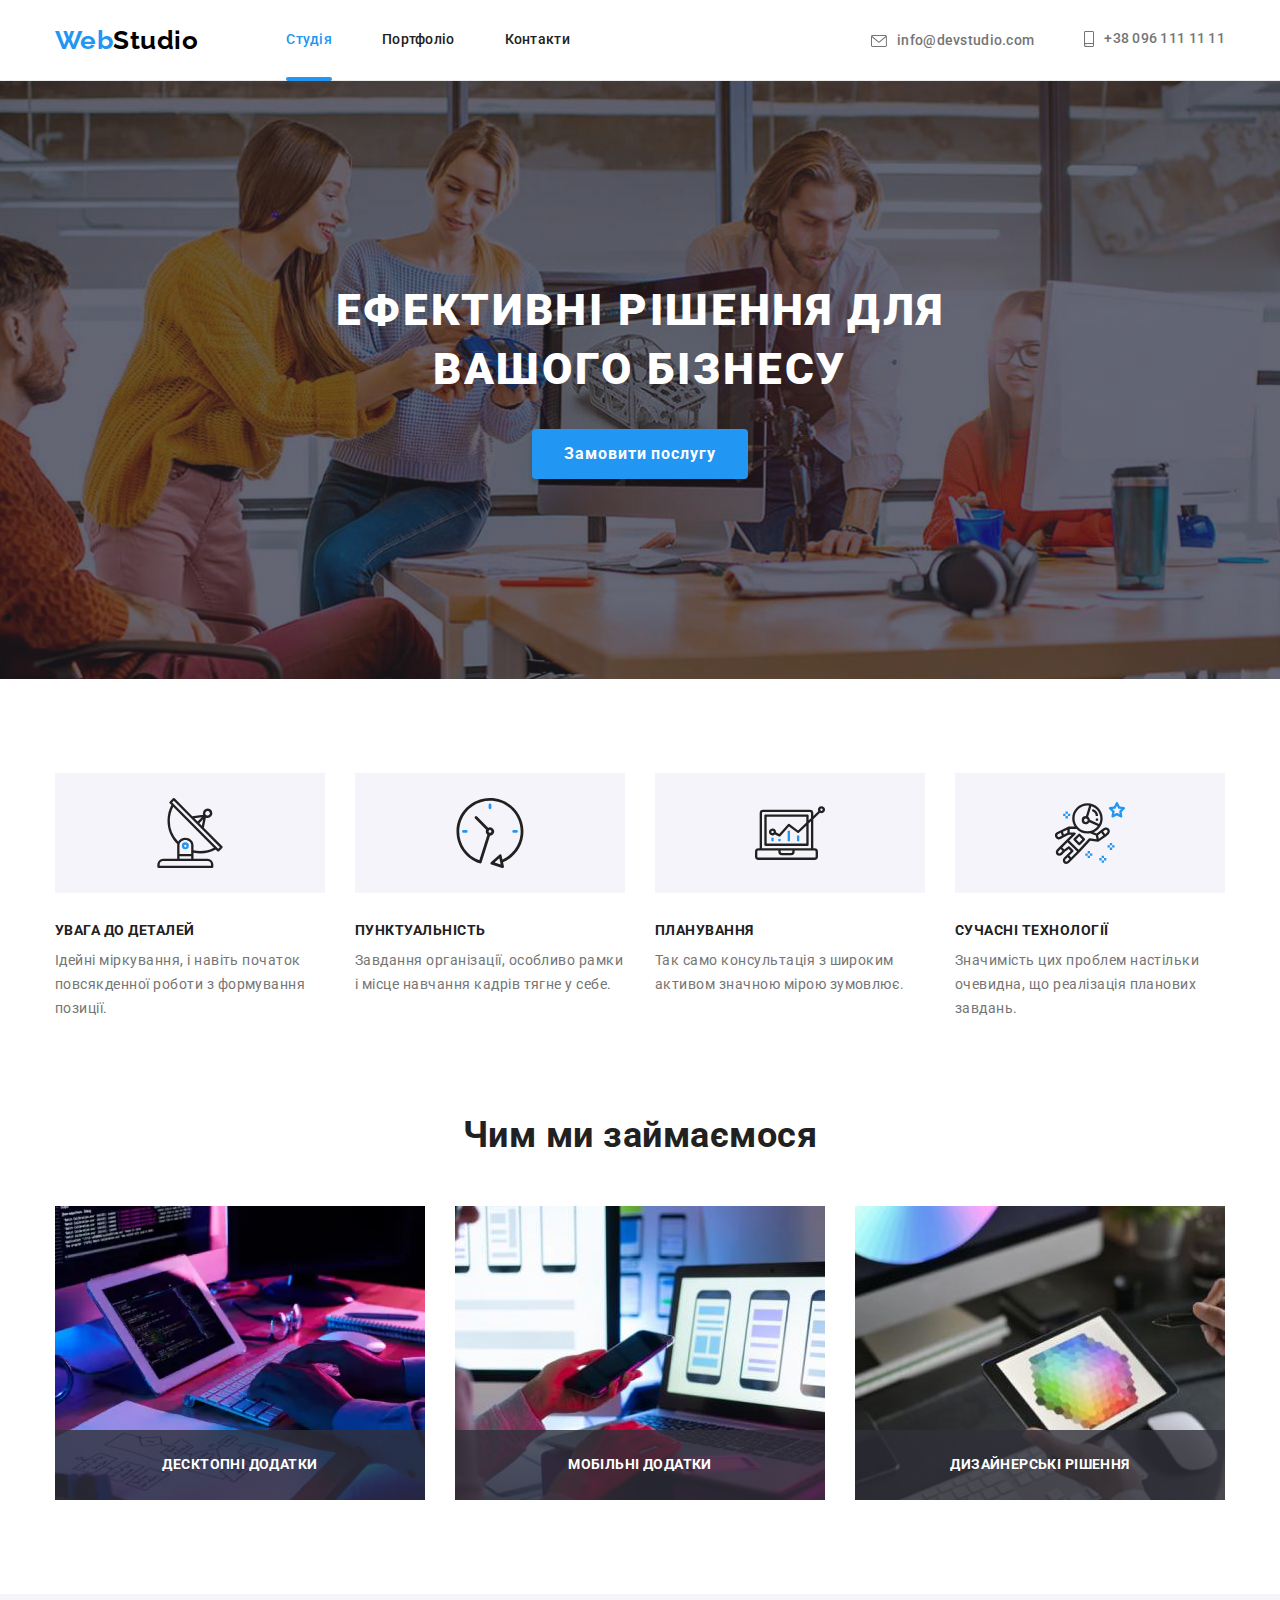
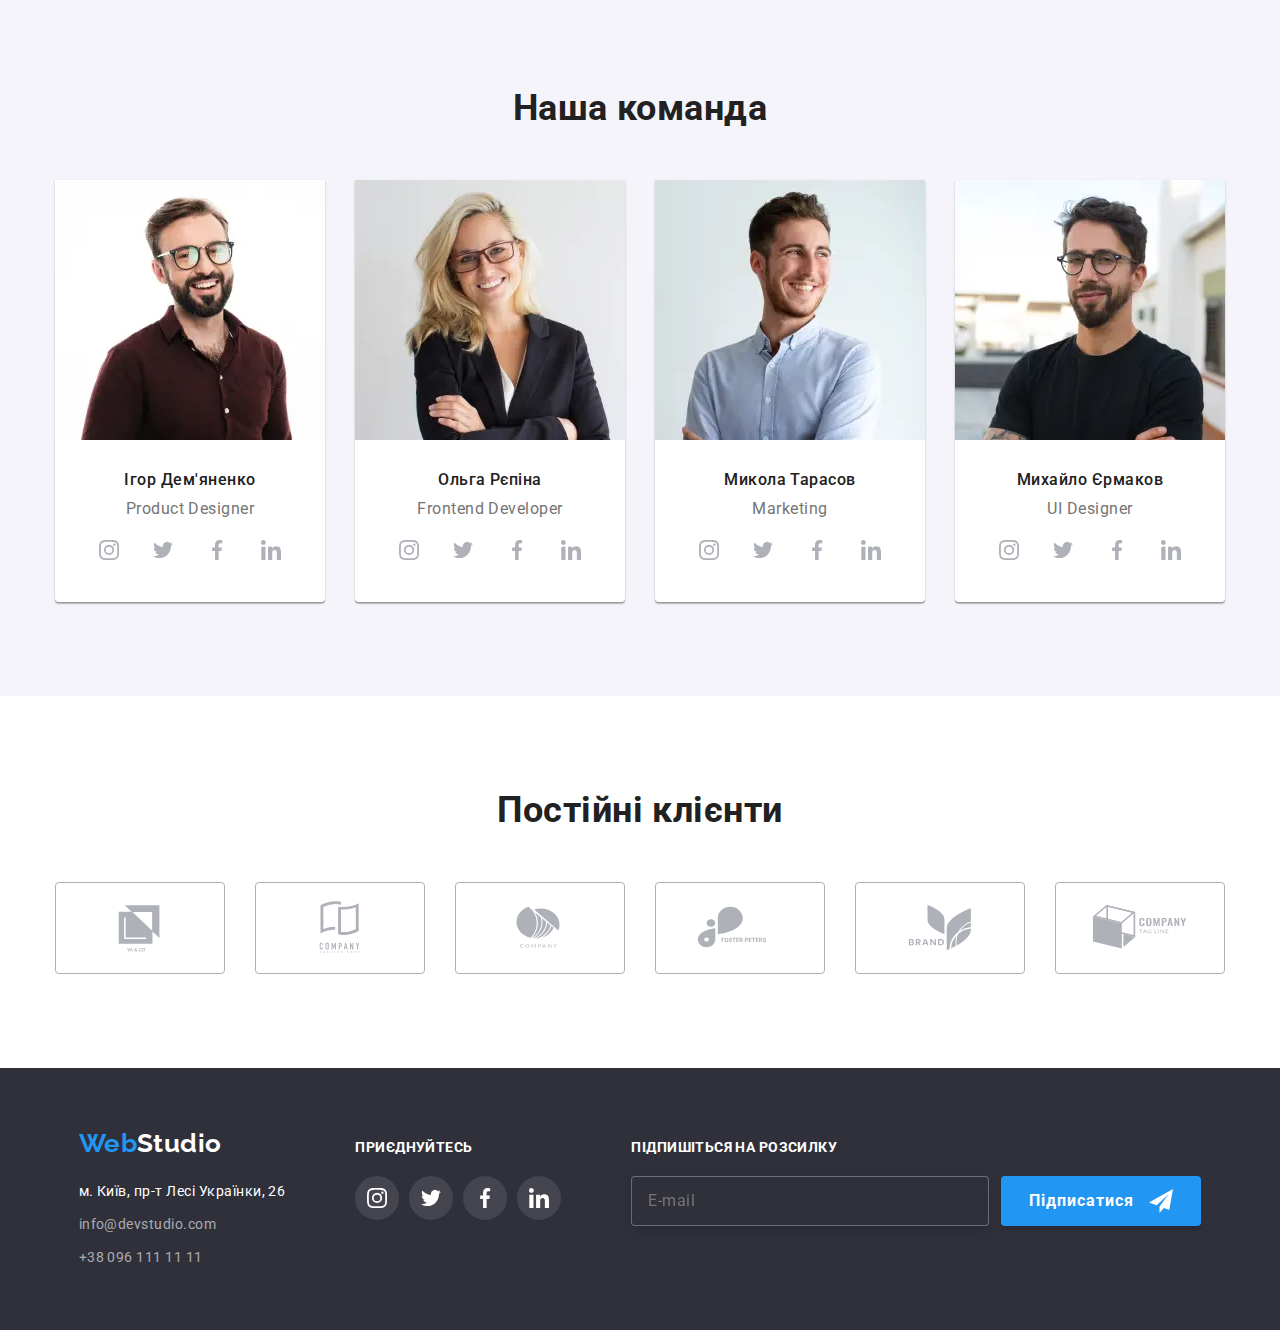
<file: index.html>
<!DOCTYPE html>
<html lang="uk">

<head>
    <meta charset="UTF-8">
    <meta http-equiv="X-UA-Compatible" content="IE=edge">
    <meta name="viewport" content="width=device-width, initial-scale=1.0">
    <title>WebStudio</title>
    <link rel="preconnect" href="https://fonts.googleapis.com">
    <link rel="preconnect" href="https://fonts.gstatic.com" crossorigin>
    <link
        href="https://fonts.googleapis.com/css2?family=Montserrat:wght@400;700&family=Raleway:wght@700&family=Roboto:wght@400;500;700;900&display=swap"
        rel="stylesheet">
    <link rel="stylesheet" href="https://cdn.jsdelivr.net/npm/modern-normalize@1.1.0/modern-normalize.min.css">
    <link rel="stylesheet" href="./css/main.min.css">

</head>

<body data-no-scroll>
    <!-- HEADER -->
    <header class="header">
        <div class="container  header__container"><a href="./index.html" class="logo__link link"><span
                    class="logo">Web</span>Studio</a> 
                    <button  type="button" class="mobile-menu__button--open"
                 aria-controls="mobile-menu" data-menu-open>
                <svg width="40" height="40" aria-label="button mobile menu" >
                    <use  class="mobile-menu__icon--open" href="./images/icons.svg#icon-burger" ></use>
                </svg>
            </button>
            <div class="header-menu__container">
                <nav class="navigation">
                <ul class="navigation__list">
                    <li class="navigation__item"><a href="./index.html" class="navigation__link navigation__link--active">Студія</a>
                    </li>
                    <li class="navigation__item"> <a href="./portfolio.html" class="link navigation__link"> Портфоліо </a></li>
                    <li class="navigation__item"> <a href="" class=" navigation__link"> Контакти</a></li>
                </ul>
            </nav>
            <ul class="header__contacts">
                <li class="contacts__item"> <a href="mailto:info@devstudio.com" class="contacts__link"><svg class="contact__icon"
                            width="16" height="12">
                            <use href="./images/icons.svg#icon-envelope"></use>
                        </svg> info@devstudio.com </a></li>
                <li class="contacts__item"><a href="tel:+380961111111" class="contacts__link"><svg class="contact__icon" width="10"
                            height="16">
                            <use href="./images/icons.svg#icon-smartphone"></use>
                        </svg> +38 096 111 11 11</a></li>
            </ul></div>
           
        </div>
        <div class="mobile-menu " data-menu>
            <div class="container mobile-menu__container">
                <button type="button" class="mobile-menu__button--close" data-menu-close>
                    <svg width="40" height="40" aria-label="button mobile menu" >
                        <use  class="mobile-menu__icon--close" href="./images/icons.svg#icon-close" ></use>
                    </svg> </button>
                   
                    <nav class="mobile-menu__mobile-navigation">
                        <ul class="mobile-navigation__list-navigation">
                            <li class="list-navigation__item"><a href="./index.html"
                                    class="list-navigation__link list-navigation__link--active">Студія</a>
                            </li>
                            <li class="list-navigation__item"> <a href="./portfolio.html"> Портфоліо </a></li>
                            <li class="list-navigation__item"> <a href="" > Контакти</a></li>
                        </ul>
                    </nav>
                    <div class="mobile-menu--position">
                    <ul class="mobile-menu__contact-list-mobile">
                        <li class="contact-list-mobile__item"><a href="tel:+380961111111" class="contact-list-mobile__tel"> +380961111111</a></li>
                        <li class="contact-list-mobile__item"> <a href="mailto:info@devstudio.com" class="contact-list-mobile__mail">
                                info@devstudio.com </a></li>
                    </ul>
                   
                    <ul class="mobile-menu__social-media-list">
                        <li class="social-media__item"><a href="">Instagram</a></li>
                        <li class="social-media__item"><a href="">Twitter</a></li>
                        <li class="social-media__item"><a href="">Facebook</a></li>
                        <li class="social-media__item"><a href="">LinkedIn</a></li>
                    </ul></div>
            </div>

        </div>
    </header>
    <main>
        <!--blok-hero -->
        <section class="hero">
            <div class="container">
                <h1 class="hero__title">Ефективні рішення для вашого бізнесу</h1>
                <button data-modal-open class="hero__button" type="button"> Замовити послугу</button>
            </div>

        </section>
        <!--section benefits-->
        <section class="section">
            <div class="container">
                <h2 class="title visually-hidden"> Наші особливості</h2>
                <ul class="benefits-list">
                    <li class="benefits__item">
                        <div class="benefits__icon"><svg width="70" height="70">
                                <use href="./images/icons.svg#icon-antenna"> </use>
                            </svg></div>
                        <h3 class="benefits__titles">УВАГА ДО ДЕТАЛЕЙ</h3>
                        <p class="benefits__text">Ідейні міркування, і навіть початок повсякденної роботи з формування позиції.
                        </p>
                    </li>
                    <li class="benefits__item">
                        <div class="benefits__icon"><svg width="70" height="70">
                                <use href="./images/icons.svg#icon-clock"> </use>
                            </svg></div>
                        <h3 class="benefits__titles">ПУНКТУАЛЬНІСТЬ</h3>
                        <p class="benefits__text">Завдання організації, особливо рамки і місце навчання кадрів тягне у себе.</p>
                    </li>
                    <li class="benefits__item">
                        <div class="benefits__icon"><svg  width="70" height="70">
                                <use href="./images/icons.svg#icon-diagram"> </use>
                            </svg></div>
                        <h3 class="benefits__titles">ПЛАНУВАННЯ</h3>
                        <p class="benefits__text">Так само консультація з широким активом значною мірою зумовлює.</p>
                    </li>
                    <li class="benefits__item">
                        <div class="benefits__icon"><svg  width="70" height="70">
                                <use href="./images/icons.svg#icon-astronaut"> </use>
                            </svg></div>
                        <h3 class="benefits__titles">СУЧАСНІ ТЕХНОЛОГІЇ</h3>
                        <p class="benefits__text">Значимість цих проблем настільки очевидна, що реалізація планових завдань.</p>
                    </li>
                </ul>
            </div>

        </section>
        <!--section about-->
        <section class="about-section section">
            <div class="container">
                <h2 class="title">Чим ми займаємося</h2>
                <ul class="about-section__gallery">
                    <li>
                        <div class="about-section__container">
                          <picture>
                            <source srcset="./images/about-section/image1-desk.webp 1x, ./images/about-section/image1-desk@2x.webp 2x " media="(min-width: 1200px)" type="image/webp"/>
                            <source srcset="./images/about-section/image1-desk.jpg 1x, ./images/about-section/image1-desk@2x.jpg 2x" media="(min-width: 1200px)"/>
                             <source srcset="./images/about-section/image1-tab.webp 1x, ./images/about-section/image1-tab@2x.webp 2x" media="(min-width: 768px)" type="image/webp"/>
                             <source srcset="./images/about-section/image1-tab.jpg 1x, ./images/about-section/image1-tab@2x.jpg 2x " media="(min-width: 768px)"/>
                              <source srcset="./images/about-section/image1.webp 1x, ./images/about-section/image1@2x.webp 2x" media="(max-width: 767px)" type="image/webp"/>
                              <source srcset="./images/about-section/image1.jpg 1x, ./images/about-section/image1@2x.jpg 2x" media="(max-width: 767px)"/>
                              <img src="./images/about-section/image1-desk.jpg" alt="retina picture"/>
                          </picture>
                        
                            <p class="about-section__text">Десктопні додатки</p>
                        </div>
                    </li>
                    <li>
                        <div class="about-section__container">
                                <source srcset="./images/about-section/image2-desk.webp 1x, ./images/about-section/image2-desk@2x.webp 2x "
                                    media="(min-width: 1200px)" type="image/webp" />
                                <source srcset="./images/about-section/image2-desk.jpg 1x, ./images/about-section/image2-desk@2x.jpg 2x"
                                    media="(min-width: 1200px)" />
                                <source srcset="./images/about-section/image2-tab.webp 1x, ./images/about-section/image2-tab@2x.webp 2x"
                                    media="(min-width: 768px)" type="image/webp" />
                                <source srcset="./images/about-section/image2-tab.jpg 1x, ./images/about-section/image2-tab@2x.jpg 2x "
                                    media="(min-width: 768px)" />
                                <source srcset="./images/about-section/image2.webp 1x, ./images/about-section/image2@2x.webp 2x"
                                    media="(max-width: 767px)" type="image/webp" />
                                <source srcset="./images/about-section/image2.jpg 1x, ./images/about-section/image2@2x.jpg 2x"
                                    media="(max-width: 767px)" />
                                <img src="./images/about-section/image2-desk.jpg" alt="retina picture" />
                            <p class="about-section__text">Мобільні додатки</p>
                        </div>
                    </li>
                    <li>
                        <div class="about-section__container">
                            <source srcset="./images/about-section/image3-desk.webp 1x, ./images/about-section/image3-desk@2x.webp 2x "
                            media="(min-width: 1200px)" type="image/webp" />
                        <source srcset="./images/about-section/image3-desk.jpg 1x, ./images/about-section/image3-desk@2x.jpg 2x"
                            media="(min-width: 1200px)" />
                        <source srcset="./images/about-section/image3-tab.webp 1x, ./images/about-section/image3-tab@2x.webp 2x"
                            media="(min-width: 768px)" type="image/webp" />
                        <source srcset="./images/about-section/image3-tab.jpg 1x, ./images/about-section/image3-tab@2x.jpg 2x "
                            media="(min-width: 768px)" />
                        <source srcset="./images/about-section/image3.webp 1x, ./images/about-section/image3@2x.webp 2x"
                            media="(max-width: 767px)" type="image/webp" />
                        <source srcset="./images/about-section/image3.jpg 1x, ./images/about-section/image3@2x.jpg 2x"
                            media="(max-width: 767px)" />
                        <img src="./images/about-section/image3-desk.jpg" alt="retina picture" />
                            <p class="about-section__text">Дизайнерські рішення</p>
                        </div>
                    </li>
                </ul>
            </div>

        </section>
        <!--section team-->
        <section class="section team">
            <div class="container">
                <h2 class="title">Наша команда</h2>
                <ul class="team__list">
                    <li class="team__item">
                        <picture>
                            <source srcset="./images/team-section/product-designer-desk.webp 1x, ./images/team-section/product-designer-desk@2x.webp 2x "
                                media="(min-width: 1200px)" type="image/webp" />
                            <source srcset="./images/team-section/product-designer-desk.jpg 1x, ./images/team-section/product-designer-desk@2x.jpg 2x"
                                media="(min-width: 1200px)" />
                            <source srcset="./images/team-section/product-designer-tab.webp 1x, ./images/team-section/product-designer-tab@2x.webp 2x"
                                media="(min-width: 768px)" type="image/webp" />
                            <source srcset="./images/team-section/product-designer-tab.jpg 1x, ./images/team-section/product-designer-tab@2x.jpg 2x "
                                media="(min-width: 768px)" />
                            <source srcset="./images/team-section/product-designer.webp 1x, ./images/team-section/product-designer@2x.webp 2x"
                                media="(max-width: 767px)" type="image/webp" />
                            <source srcset="./images/team-section/product-designer.jpg 1x, ./images/team-section/product-designer@2x.jpg 2x"
                                media="(max-width: 767px)" />
                            <img src="./images/team-section/product-designer.jpg" alt="retina picture" />
                        </picture>
                        <div class="team__description">
                            <h3 class="team__titles">Ігор Дем'яненко</h3>
                            <p lang="en" class="team__profession">Product Designer</p>
                            <ul class="team__contact">
                                <li><a class="team__link" href=""> <svg width="20"
                                            height="20">
                                            <use href="./images/icons.svg#icon-instagram">
                                            </use>
                                        </svg></a></li>
                                <li><a class="team__link" href=""> <svg width="20"
                                            height="20">
                                            <use href="./images/icons.svg#icon-twitter"></use>
                                        </svg></a></li>
                                <li><a class="team__link" href=""> <svg width="20"
                                            height="20">
                                            <use href="./images/icons.svg#icon-facebook">
                                            </use>
                                        </svg></a></li>
                                <li><a class="team__link" href=""> <svg width="20"
                                            height="20">
                                            <use href="./images/icons.svg#icon-linkedin">
                                            </use>
                                        </svg></a></li>
                            </ul>
                        </div>
                    </li>
                    <li class="team__item">
                        <picture>
                            <source
                                srcset="./images/team-section/frontend-developer-desk.webp 1x, ./images/team-section/frontend-developer-desk@2x.webp 2x "
                                media="(min-width: 1200px)" type="image/webp" />
                            <source
                                srcset="./images/team-section/frontend-developer-desk.jpg 1x, ./images/team-section/frontend-developer-desk@2x.jpg 2x"
                                media="(min-width: 1200px)" />
                            <source
                                srcset="./images/team-section/frontend-developer-tab.webp 1x, ./images/team-section/frontend-developer-tab@2x.webp 2x"
                                media="(min-width: 768px)" type="image/webp" />
                            <source
                                srcset="./images/team-section/frontend-developer-tab.jpg 1x, ./images/team-section/frontend-developer-tab@2x.jpg 2x "
                                media="(min-width: 768px)" />
                            <source srcset="./images/team-section/frontend-developer.webp 1x, ./images/team-section/frontend-developer@2x.webp 2x"
                                media="(max-width: 767px)" type="image/webp" />
                            <source srcset="./images/team-section/frontend-developer.jpg 1x, ./images/team-section/frontend-developer@2x.jpg 2x"
                                media="(max-width: 767px)" />
                            <img src="./images/team-section/frontend-developer.jpg" alt="retina picture" />
                        </picture>
                        <div class="team__description">
                            <h3 class="team__titles">Ольга Рєпіна</h3>
                            <p lang="en" class="team__profession">Frontend Developer</p>
                            <ul class="team__contact">
                                <li> <a class="team__link" href=""> <svg width="20"
                                            height="20">
                                            <use href="./images/icons.svg#icon-instagram">
                                            </use>
                                        </svg> </a> </li>
                                <li> <a class="team__link" href=""> <svg width="20"
                                            height="20">
                                            <use href="./images/icons.svg#icon-twitter"></use>
                                        </svg> </a> </li>
                                <li> <a class="team__link" href=""> <svg width="20"
                                            height="20">
                                            <use href="./images/icons.svg#icon-facebook">
                                            </use>
                                        </svg> </a></li>
                                <li> <a class="team__link" href=""> <svg width="20"
                                            height="20">
                                            <use href="./images/icons.svg#icon-linkedin">
                                            </use>
                                        </svg> </a></li>
                            </ul>
                        </div>

                    </li>
                    <li class="team__item">
                        <picture>
                            <source
                                srcset="./images/team-section/marketing-desk.webp 1x, ./images/team-section/marketing-desk@2x.webp 2x "
                                media="(min-width: 1200px)" type="image/webp" />
                            <source
                                srcset="./images/team-section/marketing-desk.jpg 1x, ./images/team-section/marketing-desk@2x.jpg 2x"
                                media="(min-width: 1200px)" />
                            <source
                                srcset="./images/team-section/marketing-tab.webp 1x, ./images/team-section/marketing-tab@2x.webp 2x"
                                media="(min-width: 768px)" type="image/webp" />
                            <source
                                srcset="./images/team-section/marketing-tab.jpg 1x, ./images/team-section/marketing-tab@2x.jpg 2x "
                                media="(min-width: 768px)" />
                            <source
                                srcset="./images/team-section/marketing.webp 1x, ./images/team-section/marketing@2x.webp 2x"
                                media="(max-width: 767px)" type="image/webp" />
                            <source srcset="./images/team-section/marketing.jpg 1x, ./images/team-section/marketing@2x.jpg 2x"
                                media="(max-width: 767px)" />
                            <img src="./images/team-section/marketing.jpg" alt="retina picture" />
                        </picture>
                        <div class="team__description">
                            <h3 class="team__titles">Микола Тарасов</h3>
                            <p lang="en" class="team__profession"> Marketing</p>
                            <ul class="team__contact">
                                <li> <a class="team__link" href=""> <svg width="20"
                                            height="20">
                                            <use href="./images/icons.svg#icon-instagram">
                                            </use>
                                        </svg> </a> </li>
                                <li> <a class="team__link" href=""> <svg width="20"
                                            height="20">
                                            <use href="./images/icons.svg#icon-twitter"></use>                                        </svg> </a> </li>
                                <li> <a class="team__link" href=""> <svg width="20"
                                            height="20">
                                            <use href="./images/icons.svg#icon-facebook">
                                            </use>
                                        </svg> </a></li>
                                <li> <a class="team__link" href=""> <svg width="20"
                                            height="20">
                                            <use href="./images/icons.svg#icon-linkedin">
                                            </use>
                                        </svg> </a></li>
                            </ul>
                        </div>

                    </li>
                    <li class="team__item">
                        <picture>
                            <source srcset="./images/team-section/uidesigner-desk.webp 1x, ./images/team-section/uidesigner-desk@2x.webp 2x "
                                media="(min-width: 1200px)" type="image/webp" />
                            <source srcset="./images/team-section/uidesigner-desk.jpg 1x, ./images/team-section/uidesigner-desk@2x.jpg 2x"
                                media="(min-width: 1200px)" />
                            <source srcset="./images/team-section/uidesigner-tab.webp 1x, ./images/team-section/uidesigner-tab@2x.webp 2x"
                                media="(min-width: 768px)" type="image/webp" />
                            <source srcset="./images/team-section/uidesigner-tab.jpg 1x, ./images/team-section/uidesigner-tab@2x.jpg 2x "
                                media="(min-width: 768px)" />
                            <source srcset="./images/team-section/uidesigner.webp 1x, ./images/team-section/uidesigner@2x.webp 2x"
                                media="(max-width: 767px)" type="image/webp" />
                            <source srcset="./images/team-section/uidesigner.jpg 1x, ./images/team-section/uidesigner@2x.jpg 2x"
                                media="(max-width: 767px)" />
                            <img src="./images/team-section/uidesigner.jpg" alt="retina picture" />
                        </picture>
                        <div class="team__description">
                            <h3 class="team__titles">Михайло Єрмаков</h3>
                            <p lang="en" class="team__profession">UI Designer</p>
                            <ul class="team__contact">
                                <li> <a class="team__link" href=""> <svg width="20"
                                            height="20">
                                            <use href="./images/icons.svg#icon-instagram">
                                            </use>
                                        </svg> </a> </li>
                                <li> <a class="team__link" href=""> <svg width="20"
                                            height="20">
                                            <use href="./images/icons.svg#icon-twitter"></use>
                                        </svg> </a> </li>
                                <li> <a class="team__link" href=""> <svg width="20"
                                            height="20">
                                            <use href="./images/icons.svg#icon-facebook">
                                            </use>
                                        </svg> </a></li>
                                <li> <a class="team__link" href=""> <svg width="20"
                                            height="20">
                                            <use href="./images/icons.svg#icon-linkedin">
                                            </use>
                                        </svg> </a></li>
                            </ul>
                        </div>

                    </li>
                </ul>

            </div>

        </section>
        <!--section clients-->
        <section class="section">
            <div class="container">
                <h3 class="title">Постійні клієнти</h3>
                <ul class="clients__list">
                    <li class="clients__item"><a href="" class="clients__link">
                            <svg class="clients__icon" width="106" height="60">
                                <use href="./images/icons.svg#icon-client1"></use>
                            </svg>
                        </a></li>
                    <li class="clients__item"><a href="" class="clients__link">
                            <svg class="clients__icon" width="106" height="60">
                                <use href="./images/icons.svg#icon-client2"></use>
                            </svg>
                        </a></li>
                    <li class="clients__item"><a href="" class="clients__link">
                            <svg class="clients__icon" width="106" height="60">
                                <use href="./images/icons.svg#icon-client3"></use>
                            </svg>
                        </a></li>
                    <li class="clients__item"><a href="" class="clients__link">
                            <svg class="clients__icon" width="106" height="60">
                                <use href="./images/icons.svg#icon-client4"></use>
                            </svg>
                        </a></li>
                    <li class="clients__item"><a href="" class="clients__link">
                            <svg class="clients__icon" width="106" height="60">
                                <use href="./images/icons.svg#icon-client5"></use>
                            </svg>
                        </a></li>
                    <li class="clients__item"><a href="" class="clients__link">
                            <svg class="clients__icon" width="106" height="60">
                                <use href="./images/icons.svg#icon-client6"></use>
                            </svg>
                        </a></li>
                </ul>
            </div>
        </section>
    </main>
    <footer class="footer">
        <div class="container">
            <div class="footer--container">
                <div class="footer__content">
                    <div >
                        <a href="./index.html" class="logo__link--inverse"> <span class="logo">
                                Web</span>Studio</a>
                        <address class="address">
                            <ul class="address__list">
                                <li class="address__item"><a href="https://goo.gl/maps/CPtrU1FHBa2aNyZL9" target="_blank"
                                        rel="noopener noreferrer nofollow">м. Київ, пр-т Лесі Українки, 26</a>
                                </li>
                                <li class="address__item"><a href="mailto:info@devstudio.com" class="address__link">info@devstudio.com</a>
                                </li>
                                <li class="address__item"><a href="tel:+380961111111" class="address__link">+38 096 111 11
                                        11</a>
                                </li>
                            </ul>
                        </address>
                    </div>
                    
                    <div class="join__container">
                        <h3 class="join">Приєднуйтесь</h3>
                        <ul class="join__contact-list">
                            <li> <a class="join__link" href=""> <svg width="20" height="20">
                                        <use href="./images/icons.svg#icon-instagram">
                                        </use>
                                    </svg> </a> </li>
                            <li> <a class="join__link" href=""> <svg width="20" height="20">
                                        <use href="./images/icons.svg#icon-twitter"></use>
                                    </svg> </a> </li>
                            <li> <a class="join__link" href=""> <svg width="20" height="20">
                                        <use href="./images/icons.svg#icon-facebook">
                                        </use>
                                    </svg> </a></li>
                            <li> <a class="join__link" href=""> <svg width="20" height="20">
                                        <use href="./images/icons.svg#icon-linkedin">
                                        </use>
                                    </svg> </a></li>
                        </ul>
                    </div>
                </div>
                <form class="footer-form--container">
                    <p class="footer-form__title">Підпишіться на розсилку</p>
                    <div class="footer-form__input--container"><label>
                            <input type="email" name="email" placeholder="E-mail" class="footer-form__input" required>
                        </label>
                        <button type="submit" class="footer-form__button">Підписатися<svg width="24" height="24">
                                <use href="./images/icons.svg#icon-icon-send"></use>
                            </svg></button>
                    </div>
                </form>
            </div>
        </div>
    </footer>
    <!-- MODAL -->
    <div data-modal class="backdrop is-hidden">
        <div class="modal">
            <button data-modal-close class="modal__button"> <svg width="11" height="11">
                    <use href="./images/icons.svg#icon-close-black"></use>
                </svg></button>
            <p class="modal__title">Залиште свої дані, ми вам передзвонимо</p>
            <div class="modal__input">
                <label class="input__label" for="name">Ім'я</label>
                <div class="modal__input--position">
                    <input class="input__form" type="text" name="name" id="name" required>
                    <svg class="input__icon" width="24" height="24">
                        <use href="./images/icons.svg#icon-person-black"></use>
                    </svg>
                </div>
            </div>
            <div class="modal__input">
                <label class="input__label" for="tel">Телефон</label>
                <div class="modal__input--position"><input class="input__form" type="tel" name="tel" id="tel" required>
                    <svg class="input__icon" width="12" height="12">
                        <use href="./images/icons.svg#icon-phone-black"></use>
                    </svg>
                </div>
            </div>
            <div class="modal__input">
                <label class="input__label" for="email">Пошта</label>
                <div class="modal__input--position"><input class="input__form" type="email" name="email" id="email" required>
                    <svg class="input__icon" width="12" height="12">
                        <use href="./images/icons.svg#icon-email-black"></use>
                    </svg>
                </div>

            </div>
            <div class="modal__input modal__input--margin">
                <label>Коментар<textarea class="input__form input__form--settings-textarea" name="comment"
                        placeholder="Введіть текст"></textarea>
            </div>

            <div class="modal__agreement"><label class="agreement__title--margin"><input class="checkbox visually-hidden"
                        type="checkbox" name="agree"><span class="checkbox__icon"></span><span class="agreement__title">Погоджуюся з розсилкою та
                         приймаю <a href="" class="agreement__link">Умови договору</a></span></label>
                <button type="submit" class="modal__button--send">Відправити</button>
            </div>

        </div>
    </div>
    <script src="./modal.js"></script>
    <script src="./mobile-menu.js"></script>
</body>


</html>
</file>
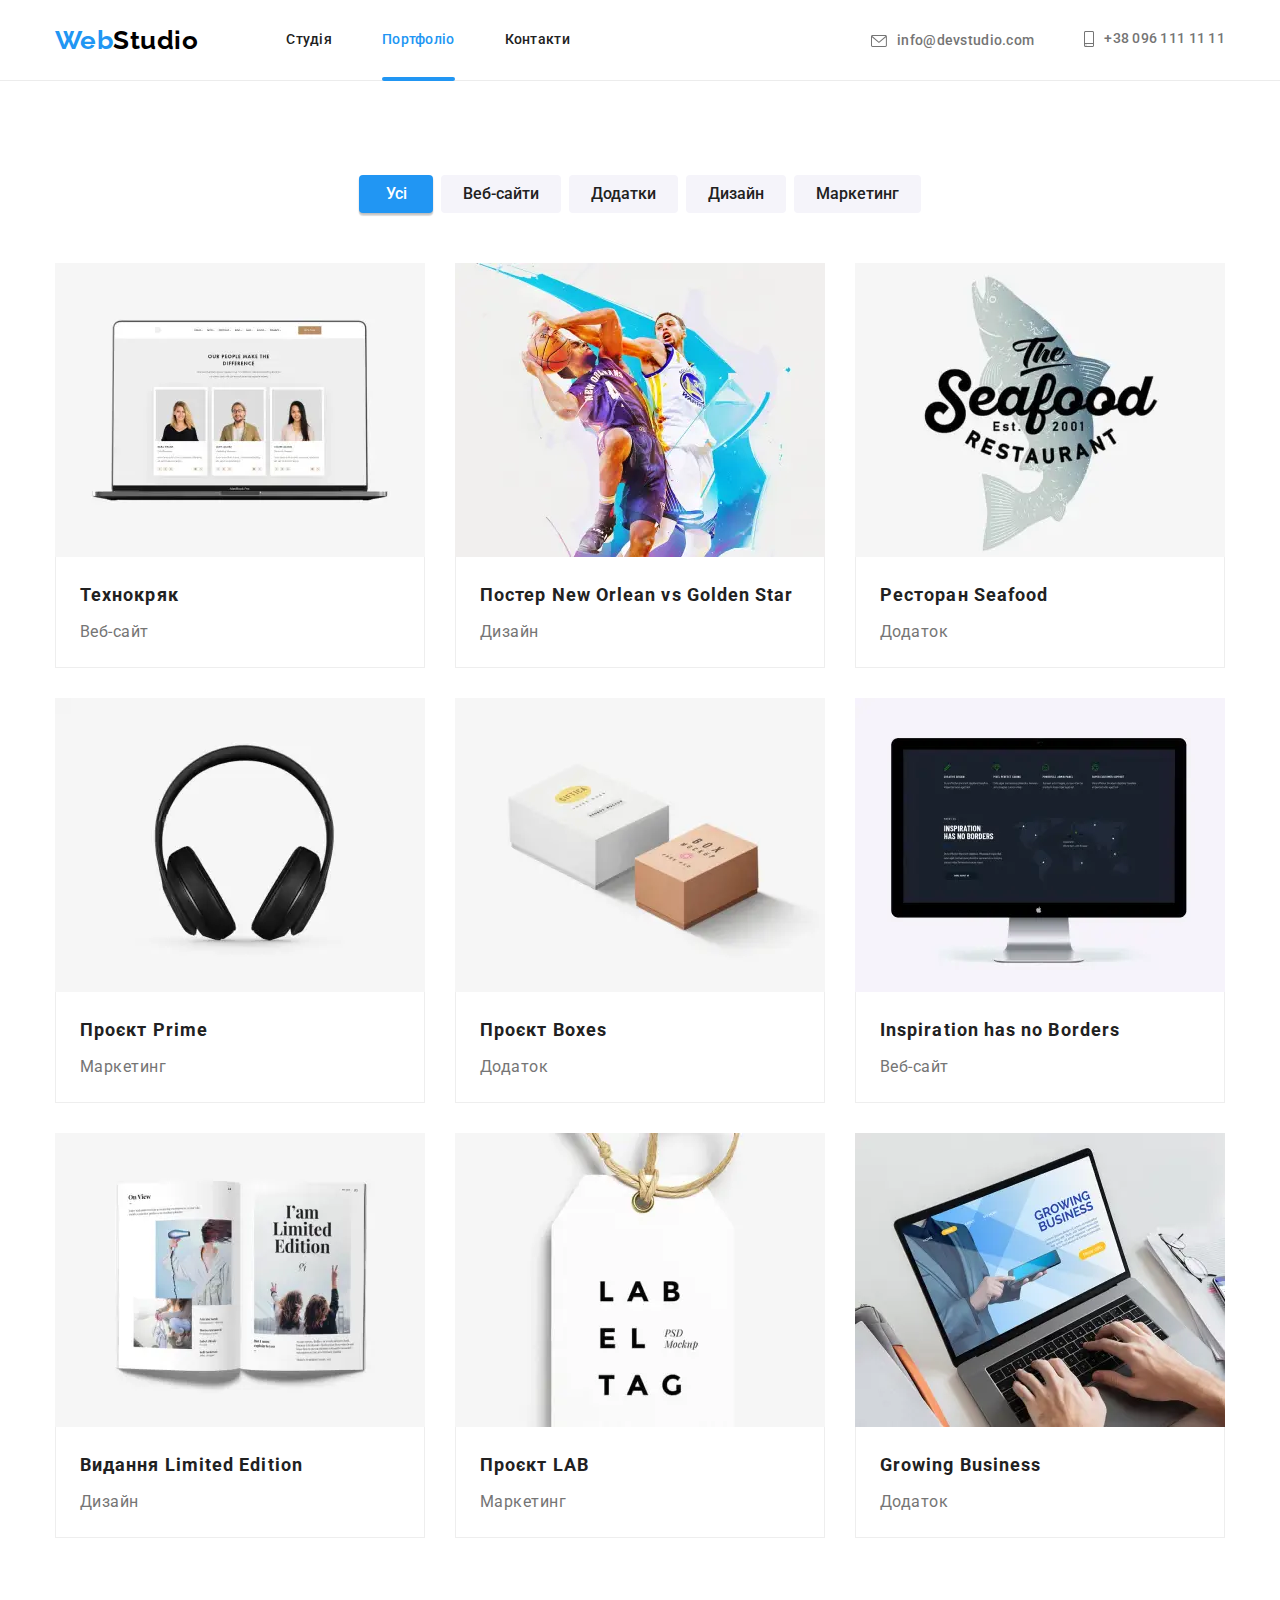
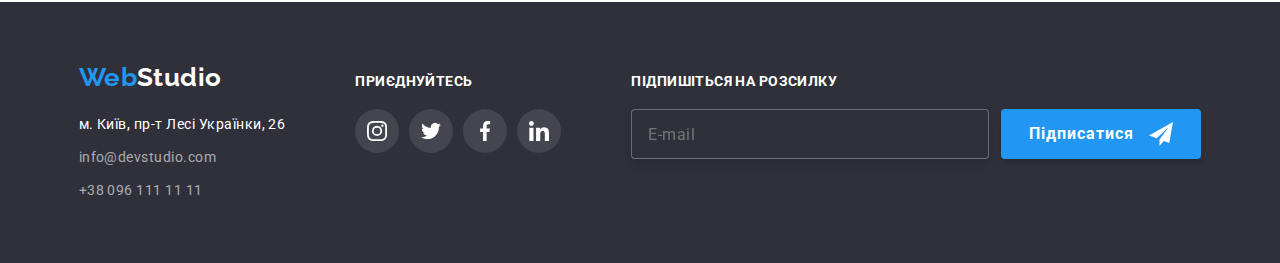
<file: portfolio.html>
<!DOCTYPE html>
<html lang="uk">

<head>
    <meta charset="UTF-8">
    <meta http-equiv="X-UA-Compatible" content="IE=edge">
    <meta name="viewport" content="width=device-width, initial-scale=1.0">
    <title>Portfolio</title>
    <link rel="preconnect" href="https://fonts.googleapis.com">
    <link rel="preconnect" href="https://fonts.gstatic.com" crossorigin>
    <link
        href="https://fonts.googleapis.com/css2?family=Montserrat:wght@400;700&family=Raleway:wght@700&family=Roboto:wght@400;500;700;900&display=swap"
        rel="stylesheet">
    <link rel="stylesheet" href="https://cdn.jsdelivr.net/npm/modern-normalize@1.1.0/modern-normalize.min.css">
    <link rel="stylesheet" href="./css/main.min.css">
</head>

<body>
    <!-- HEADER -->
<header class="header">
    <div class="container  header__container"><a href="./index.html" class="logo__link link"><span
                class="logo">Web</span>Studio</a>
        <button type="button" class="mobile-menu__button--open" aria-controls="mobile-menu" data-menu-open>
            <svg width="40" height="40" aria-label="button mobile menu">
                <use class="mobile-menu__icon--open" href="./images/icons.svg#icon-burger"></use>
            </svg>
        </button>
        <div class="header-menu__container">
            <nav class="navigation">
                <ul class="navigation__list">
                    <li class="navigation__item"><a href="./index.html"
                            class="navigation__link ">Студія</a>
                    </li>
                    <li class="navigation__item"> <a href="./portfolio.html" class="link navigation__link navigation__link--active"> Портфоліо
                        </a></li>
                    <li class="navigation__item"> <a href="" class=" navigation__link"> Контакти</a></li>
                </ul>
            </nav>
            <ul class="header__contacts">
                <li class="contacts__item"> <a href="mailto:info@devstudio.com" class="contacts__link"><svg
                            class="contact__icon" width="16" height="12">
                            <use href="./images/icons.svg#icon-envelope"></use>
                        </svg> info@devstudio.com </a></li>
                <li class="contacts__item"><a href="tel:+380961111111" class="contacts__link"><svg class="contact__icon"
                            width="10" height="16">
                            <use href="./images/icons.svg#icon-smartphone"></use>
                        </svg> +38 096 111 11 11</a></li>
            </ul>
        </div>

    </div>
    <div class="mobile-menu " data-menu>
        <div class="container mobile-menu__container">
            <button type="button" class="mobile-menu__button--close" data-menu-close>
                <svg width="40" height="40" aria-label="button mobile menu">
                    <use class="mobile-menu__icon--close" href="./images/icons.svg#icon-close"></use>
                </svg> </button>

            <nav class="mobile-menu__mobile-navigation">
                <ul class="mobile-navigation__list-navigation">
                    <li class="list-navigation__item"><a href="./index.html"
                            class="list-navigation__link ">Студія</a>
                    </li>
                    <li class="list-navigation__item list-navigation__link--active"> <a href="./portfolio.html"> Портфоліо </a></li>
                    <li class="list-navigation__item"> <a href=""> Контакти</a></li>
                </ul>
            </nav>
            <div class="mobile-menu--position">
                <ul class="mobile-menu__contact-list-mobile">
                    <li class="contact-list-mobile__item"><a href="tel:+380961111111" class="contact-list-mobile__tel">
                            +380961111111</a></li>
                    <li class="contact-list-mobile__item"> <a href="mailto:info@devstudio.com"
                            class="contact-list-mobile__mail">
                            info@devstudio.com </a></li>
                </ul>

                <ul class="mobile-menu__social-media-list">
                    <li class="social-media__item"><a href="">Instagram</a></li>
                    <li class="social-media__item"><a href="">Twitter</a></li>
                    <li class="social-media__item"><a href="">Facebook</a></li>
                    <li class="social-media__item"><a href="">LinkedIn</a></li>
                </ul>
            </div>
        </div>

    </div>
</header>

    <main>
        <section class="section">
            <h1 class="visually-hidden">Портфоліо</h1>
           
            <div class="container">
                 <!---------------------------------------------------------- BUTTON ------------------------------------------------------>
                <ul class="butttons-list">
                    <li><button type="button" class="butttons-list__button butttons-list__button--active">Усі</button></li>
                    <li><button type="button" class="butttons-list__button">Веб-сайти</button></li>
                    <li><button type="button" class="butttons-list__button">Додатки</button></li>
                    <li><button type="button" class="butttons-list__button">Дизайн</button></li>
                    <li><button type="button" class="butttons-list__button">Маркетинг</button></li>
                </ul>
<!---------------------------------------------------------------------------- PRODUCTS ------------------------------------------------------------->
                <ul class="products">
                    <li class="products__item">
                        <a href="" class="products__link">
                            <div class="products__tumb">
                                <picture>
                                    <source srcset="./images/portfolio/project1-desk.webp 1x, ./images/portfolio/project1-desk@2x.webp 2x "
                                        media="(min-width: 1200px)" type="image/webp" />
                                    <source srcset="./images/portfolio/project1-desk.jpg 1x, ./images/portfolio/project1-desk@2x.jpg 2x"
                                        media="(min-width: 1200px)" />
                                    <source srcset="./images/portfolio/project1-tab.webp 1x, ./images/portfolio/project1-tab@2x.webp 2x"
                                        media="(min-width: 768px)" type="image/webp" />
                                    <source srcset="./images/portfolio/project1-tab.jpg 1x, ./images/portfolio/project1-tab@2x.jpg 2x "
                                        media="(min-width: 768px)" />
                                    <source srcset="./images/portfolio/project1.webp 1x, ./images/portfolio/project1@2x.webp 2x"
                                        media="(max-width: 767px)" type="image/webp" />
                                    <source srcset="./images/portfolio/project1.jpg 1x, ./images/portfolio/project1@2x.jpg 2x"
                                        media="(max-width: 767px)" />
                                    <img src="./images/portfolio/project1.jpg" alt="retina picture" />
                                </picture>
                                <p class="tumb__owerlay">Ресурс пропонує комплексні пропозиції з різним рівнем функціоналу та
                                    сервісів. Все це дозволить
                                    відвідувачу отримати
                                    вичерпні відомості про компанію чи приватну особу.</p>
                            </div>
                            <div class="products__description">
                                <h2 class="description__title">Технокряк</h2>
                                <p> Веб-сайт</p>
                            </div>
                        </a>
                    </li>
                    <li class="products__item">
                        <a href="" class="products__link">
                            <div class="products__tumb"><picture>
                                <source srcset="./images/portfolio/project2-desk.webp 1x, ./images/portfolio/project2-desk@2x.webp 2x "
                                    media="(min-width: 1200px)" type="image/webp" />
                                <source srcset="./images/portfolio/project2-desk.jpg 1x, ./images/portfolio/project2-desk@2x.jpg 2x"
                                    media="(min-width: 1200px)" />
                                <source srcset="./images/portfolio/project2-tab.webp 1x, ./images/portfolio/project2-tab@2x.webp 2x"
                                    media="(min-width: 768px)" type="image/webp" />
                                <source srcset="./images/portfolio/project2-tab.jpg 1x, ./images/portfolio/project2-tab@2x.jpg 2x "
                                    media="(min-width: 768px)" />
                                <source srcset="./images/portfolio/project2.webp 1x, ./images/portfolio/project2@2x.webp 2x"
                                    media="(max-width: 767px)" type="image/webp" />
                                <source srcset="./images/portfolio/project2.jpg 1x, ./images/portfolio/project2@2x.jpg 2x"
                                    media="(max-width: 767px)" />
                                <img src="./images/portfolio/project2.jpg" alt="retina picture" />
                            </picture>
                                <p class="tumb__owerlay">Ресурс пропонує комплексні пропозиції з різним рівнем функціоналу та
                                    сервісів. Все це дозволить відвідувачу отримати
                                    вичерпні відомості про компанію чи приватну особу.</p>
                            </div>
                            <div class="products__description">
                                <h2 class="description__title">Постер New Orlean vs Golden Star</h2>
                                <p>Дизайн</p>
                            </div>


                        </a>
                    </li>
                    <li class="products__item">
                        <a href="" class="products__link">
                            <div class="products__tumb"> <picture>
                                <source srcset="./images/portfolio/project3-desk.webp 1x, ./images/portfolio/project3-desk@2x.webp 2x "
                                    media="(min-width: 1200px)" type="image/webp" />
                                <source srcset="./images/portfolio/project3-desk.jpg 1x, ./images/portfolio/project3-desk@2x.jpg 2x"
                                    media="(min-width: 1200px)" />
                                <source srcset="./images/portfolio/project3-tab.webp 1x, ./images/portfolio/project3-tab@2x.webp 2x"
                                    media="(min-width: 768px)" type="image/webp" />
                                <source srcset="./images/portfolio/project3-tab.jpg 1x, ./images/portfolio/project3-tab@2x.jpg 2x "
                                    media="(min-width: 768px)" />
                                <source srcset="./images/portfolio/project3.webp 1x, ./images/portfolio/project3@2x.webp 2x"
                                    media="(max-width: 767px)" type="image/webp" />
                                <source srcset="./images/portfolio/project3.jpg 1x, ./images/portfolio/project3@2x.jpg 2x"
                                    media="(max-width: 767px)" />
                                <img src="./images/portfolio/project3.jpg" alt="retina picture" />
                            </picture>
                                <p class="tumb__owerlay">Ресурс пропонує комплексні пропозиції з різним рівнем функціоналу та
                                    сервісів. Все це дозволить
                                    відвідувачу отримати
                                    вичерпні відомості про компанію чи приватну особу.</p>
                            </div>
                            <div class="products__description">
                                <h2 class="description__title">Ресторан Seafood</h2>
                                <p>Додаток</p>
                            </div>
                        </a>
                    </li>
                    <li class="products__item">
                        <a href="" class="products__link">
                            <div class="products__tumb"><picture>
                                <source srcset="./images/portfolio/project4-desk.webp 1x, ./images/portfolio/project4-desk@2x.webp 2x "
                                    media="(min-width: 1200px)" type="image/webp" />
                                <source srcset="./images/portfolio/project4-desk.jpg 1x, ./images/portfolio/project4-desk@2x.jpg 2x"
                                    media="(min-width: 1200px)" />
                                <source srcset="./images/portfolio/project4-tab.webp 1x, ./images/portfolio/project4-tab@2x.webp 2x"
                                    media="(min-width: 768px)" type="image/webp" />
                                <source srcset="./images/portfolio/project4-tab.jpg 1x, ./images/portfolio/project4-tab@2x.jpg 2x "
                                    media="(min-width: 768px)" />
                                <source srcset="./images/portfolio/project4.webp 1x, ./images/portfolio/project4@2x.webp 2x"
                                    media="(max-width: 767px)" type="image/webp" />
                                <source srcset="./images/portfolio/project4.jpg 1x, ./images/portfolio/project4@2x.jpg 2x"
                                    media="(max-width: 767px)" />
                                <img src="./images/portfolio/project4.jpg" alt="retina picture" />
                            </picture>
                                <p class="tumb__owerlay">Ресурс пропонує комплексні пропозиції з різним рівнем функціоналу та
                                    сервісів. Все це дозволить
                                    відвідувачу отримати
                                    вичерпні відомості про компанію чи приватну особу.</p>
                            </div>
                            <div class="products__description">
                                <h2 class="description__title">Проєкт Prime</h2>
                                <p>Маркетинг</p>
                            </div>
                        </a>
                    </li>
                    <li class="products__item">
                        <a href="" class="products__link">
                            <div class="products__tumb"><picture>
                                <source srcset="./images/portfolio/project5-desk.webp 1x, ./images/portfolio/project5-desk@2x.webp 2x "
                                    media="(min-width: 1200px)" type="image/webp" />
                                <source srcset="./images/portfolio/project5-desk.jpg 1x, ./images/portfolio/project5-desk@2x.jpg 2x"
                                    media="(min-width: 1200px)" />
                                <source srcset="./images/portfolio/project5-tab.webp 1x, ./images/portfolio/project5-tab@2x.webp 2x"
                                    media="(min-width: 768px)" type="image/webp" />
                                <source srcset="./images/portfolio/project5-tab.jpg 1x, ./images/portfolio/project5-tab@2x.jpg 2x "
                                    media="(min-width: 768px)" />
                                <source srcset="./images/portfolio/project5.webp 1x, ./images/portfolio/project5@2x.webp 2x"
                                    media="(max-width: 767px)" type="image/webp" />
                                <source srcset="./images/portfolio/project5.jpg 1x, ./images/portfolio/project5@2x.jpg 2x"
                                    media="(max-width: 767px)" />
                                <img src="./images/portfolio/project5.jpg" alt="retina picture" />
                            </picture>
                                <p class="tumb__owerlay">Ресурс пропонує комплексні пропозиції з різним рівнем функціоналу та
                                    сервісів. Все це дозволить
                                    відвідувачу отримати
                                    вичерпні відомості про компанію чи приватну особу.</p>
                            </div>
                            <div class="products__description">
                                <h2 class="description__title">Проєкт Boxes</h2>
                                <p>Додаток</p>
                            </div>
                        </a>
                    </li>
                    <li class="products__item">
                        <a href="" class="products__link">
                            <div class="products__tumb"><picture>
                                <source srcset="./images/portfolio/project6-desk.webp 1x, ./images/portfolio/project6-desk@2x.webp 2x "
                                    media="(min-width: 1200px)" type="image/webp" />
                                <source srcset="./images/portfolio/project6-desk.jpg 1x, ./images/portfolio/project6-desk@2x.jpg 2x"
                                    media="(min-width: 1200px)" />
                                <source srcset="./images/portfolio/project6-tab.webp 1x, ./images/portfolio/project6-tab@2x.webp 2x"
                                    media="(min-width: 768px)" type="image/webp" />
                                <source srcset="./images/portfolio/project6-tab.jpg 1x, ./images/portfolio/project6-tab@2x.jpg 2x "
                                    media="(min-width: 768px)" />
                                <source srcset="./images/portfolio/project6.webp 1x, ./images/portfolio/project6@2x.webp 2x"
                                    media="(max-width: 767px)" type="image/webp" />
                                <source srcset="./images/portfolio/project6.jpg 1x, ./images/portfolio/project6@2x.jpg 2x"
                                    media="(max-width: 767px)" />
                                <img src="./images/portfolio/project6.jpg" alt="retina picture" />
                            </picture>
                                <p class="tumb__owerlay">Ресурс пропонує комплексні пропозиції з різним рівнем функціоналу та
                                    сервісів. Все це дозволить
                                    відвідувачу отримати
                                    вичерпні відомості про компанію чи приватну особу.</p>
                            </div>
                            <div class="products__description">
                                <h2 lang="en" class="description__title">Inspiration has no Borders</h2>
                                <p>Веб-сайт</p>
                            </div>
                        </a>
                    </li>
                    <li class="products__item">
                        <a href="" class="products__link">
                            <div class="products__tumb"><picture>
                                <source srcset="./images/portfolio/project7-desk.webp 1x, ./images/portfolio/project7-desk@2x.webp 2x "
                                    media="(min-width: 1200px)" type="image/webp" />
                                <source srcset="./images/portfolio/project7-desk.jpg 1x, ./images/portfolio/project7-desk@2x.jpg 2x"
                                    media="(min-width: 1200px)" />
                                <source srcset="./images/portfolio/project7-tab.webp 1x, ./images/portfolio/project7-tab@2x.webp 2x"
                                    media="(min-width: 768px)" type="image/webp" />
                                <source srcset="./images/portfolio/project7-tab.jpg 1x, ./images/portfolio/project7-tab@2x.jpg 2x "
                                    media="(min-width: 768px)" />
                                <source srcset="./images/portfolio/project7.webp 1x, ./images/portfolio/project7@2x.webp 2x"
                                    media="(max-width: 767px)" type="image/webp" />
                                <source srcset="./images/portfolio/project7.jpg 1x, ./images/portfolio/project7@2x.jpg 2x"
                                    media="(max-width: 767px)" />
                                <img src="./images/portfolio/project7.jpg" alt="retina picture" />
                            </picture>
                                <p class="tumb__owerlay">Ресурс пропонує комплексні пропозиції з різним рівнем функціоналу та
                                    сервісів. Все це дозволить
                                    відвідувачу отримати
                                    вичерпні відомості про компанію чи приватну особу.</p>
                            </div>
                            <div class="products__description">
                                <h2 lang="en" class="description__title">Видання Limited Edition</h2>
                                <p>Дизайн</p>
                            </div>
                        </a>
                    </li>
                    <li class="products__item">
                        <a href="" class="products__link">
                            <div class="products__tumb"><picture>
                                <source srcset="./images/portfolio/project8-desk.webp 1x, ./images/portfolio/project8-desk@2x.webp 2x "
                                    media="(min-width: 1200px)" type="image/webp" />
                                <source srcset="./images/portfolio/project8-desk.jpg 1x, ./images/portfolio/project8-desk@2x.jpg 2x"
                                    media="(min-width: 1200px)" />
                                <source srcset="./images/portfolio/project8-tab.webp 1x, ./images/portfolio/project8-tab@2x.webp 2x"
                                    media="(min-width: 768px)" type="image/webp" />
                                <source srcset="./images/portfolio/project8-tab.jpg 1x, ./images/portfolio/project8-tab@2x.jpg 2x "
                                    media="(min-width: 768px)" />
                                <source srcset="./images/portfolio/project8.webp 1x, ./images/portfolio/project8@2x.webp 2x"
                                    media="(max-width: 767px)" type="image/webp" />
                                <source srcset="./images/portfolio/project8.jpg 1x, ./images/portfolio/project8@2x.jpg 2x"
                                    media="(max-width: 767px)" />
                                <img src="./images/portfolio/project8.jpg" alt="retina picture" />
                            </picture>
                                <p class="tumb__owerlay">Ресурс пропонує комплексні пропозиції з різним рівнем функціоналу та
                                    сервісів. Все це дозволить
                                    відвідувачу отримати
                                    вичерпні відомості про компанію чи приватну особу.</p>
                            </div>
                            <div class="products__description">
                                <h2 class="description__title">Проєкт LAB</h2>
                                <p>Маркетинг</p>
                            </div>
                        </a>
                    </li>
                    <li class="products__item">
                        <a href="" class="products__link">
                            <div class="products__tumb"><picture>
                                <source srcset="./images/portfolio/project9-desk.webp 1x, ./images/portfolio/project9-desk@2x.webp 2x "
                                    media="(min-width: 1200px)" type="image/webp" />
                                <source srcset="./images/portfolio/project9-desk.jpg 1x, ./images/portfolio/project9-desk@2x.jpg 2x"
                                    media="(min-width: 1200px)" />
                                <source srcset="./images/portfolio/project9-tab.webp 1x, ./images/portfolio/project9-tab@2x.webp 2x"
                                    media="(min-width: 768px)" type="image/webp" />
                                <source srcset="./images/portfolio/project9-tab.jpg 1x, ./images/portfolio/project9-tab@2x.jpg 2x "
                                    media="(min-width: 768px)" />
                                <source srcset="./images/portfolio/project9.webp 1x, ./images/portfolio/project9@2x.webp 2x"
                                    media="(max-width: 767px)" type="image/webp" />
                                <source srcset="./images/portfolio/project9.jpg 1x, ./images/portfolio/project9@2x.jpg 2x"
                                    media="(max-width: 767px)" />
                                <img src="./images/portfolio/project9.jpg" alt="retina picture" />
                            </picture>
                                <p class="tumb__owerlay">Ресурс пропонує комплексні пропозиції з різним рівнем функціоналу та
                                    сервісів. Все це дозволить
                                    відвідувачу отримати
                                    вичерпні відомості про компанію чи приватну особу.</p>
                            </div>
                            <div class="products__description">
                                <h2 lang="en" class="description__title">Growing Business</h2>
                                <p>Додаток</p>
                            </div>
                        </a>
                    </li>
                </ul>
            </div>
        </section>
    </main>
<footer class="footer">
    <div class="container">
        <div class="footer--container">
            <div class="footer__content">
                <div>
                    <a href="./index.html" class="logo__link--inverse"> <span class="logo">
                            Web</span>Studio</a>
                    <address class="address">
                        <ul class="address__list">
                            <li class="address__item"><a href="https://goo.gl/maps/CPtrU1FHBa2aNyZL9" target="_blank"
                                    rel="noopener noreferrer nofollow">м. Київ, пр-т Лесі Українки, 26</a>
                            </li>
                            <li class="address__item"><a href="mailto:info@devstudio.com"
                                    class="address__link">info@devstudio.com</a>
                            </li>
                            <li class="address__item"><a href="tel:+380961111111" class="address__link">+38 096 111 11
                                    11</a>
                            </li>
                        </ul>
                    </address>
                </div>

                <div class="join__container">
                    <h3 class="join">Приєднуйтесь</h3>
                    <ul class="join__contact-list">
                        <li> <a class="join__link" href=""> <svg width="20" height="20">
                                    <use href="./images/icons.svg#icon-instagram">
                                    </use>
                                </svg> </a> </li>
                        <li> <a class="join__link" href=""> <svg width="20" height="20">
                                    <use href="./images/icons.svg#icon-twitter"></use>
                                </svg> </a> </li>
                        <li> <a class="join__link" href=""> <svg width="20" height="20">
                                    <use href="./images/icons.svg#icon-facebook">
                                    </use>
                                </svg> </a></li>
                        <li> <a class="join__link" href=""> <svg width="20" height="20">
                                    <use href="./images/icons.svg#icon-linkedin">
                                    </use>
                                </svg> </a></li>
                    </ul>
                </div>
            </div>
            <form class="footer-form--container">
                <p class="footer-form__title">Підпишіться на розсилку</p>
                <div class="footer-form__input--container"><label>
                        <input type="email" name="email" placeholder="E-mail" class="footer-form__input" required>
                    </label>
                    <button type="submit" class="footer-form__button">Підписатися<svg width="24" height="24">
                            <use href="./images/icons.svg#icon-icon-send"></use>
                        </svg></button>
                </div>
            </form>
        </div>
    </div>
</footer>
<script src="./mobile-menu.js"></script>
</body>

</html>
</file>
<file: css/main.min.css>
:root{--primary-text-color: #757575;--title-text-color: #212121;--accent-color: #2196F3;--second-background-color: #2F303A;--first-boby-color: #F5F5F5;--second-body-color: #F5F4FA;--white-color: #FFFFFF;--black-color: #000000;--column-gap: 30px;--margin-none: 0px;--icons-color: #AFB1B8}body{font-family:Roboto,sans-serif;color:var(--primary-text-color);background-color:var(--white-color);letter-spacing:.03em}p{margin:var(--margin-none)}img{display:block;max-width:100%;height:auto}h1,h2,h3,h4,h5,h6{margin:var(--margin-none)}ul,ol{list-style:none;padding-left:0px;margin:0}a{text-decoration:none;color:inherit;transition:color 250ms cubic-bezier(0.4, 0, 0.2, 1)}a:hover,a:focus{color:var(--accent-color)}.section{padding-top:60px;padding-bottom:60px}@media screen and (min-width: 1200px){.section{padding-top:94px;padding-bottom:94px}}.title{color:var(--title-text-color);font-weight:700;font-size:28px;line-height:1.16;margin-bottom:30px;text-align:center}@media screen and (min-width: 1200px){.title{font-size:36px;margin-bottom:50px}}.no-scroll{overflow:hidden}.container{padding-left:15px;padding-right:15px;align-items:center;margin-left:auto;margin-right:auto}@media screen and (max-width: 767px){.container{max-width:480px}}@media screen and (min-width: 768px){.container{width:768px}}@media screen and (min-width: 1200px){.container{width:1200px}}.visually-hidden{position:absolute;white-space:nowrap;width:1px;height:1px;overflow:hidden;border:0;padding:0;clip:rect(0 0 0 0);clip-path:inset(50%);margin:-1px}.header{background-color:var(--white-color);font-weight:500;border-bottom:solid 1px #ececec;position:relative}.header__container{display:flex;justify-content:space-between}@media screen and (min-width: 768px){.header__container{column-gap:88px;flex-basis:calc((100% - 88px)/2)}}.header-menu__container{display:none}@media screen and (min-width: 768px){.header-menu__container{display:flex;width:100%;justify-content:space-between;align-items:center}}@media screen and (max-width: 768px){.mobile-menu__button--open{display:inline-flex;margin:var(--margin-none);padding:0;border:none;background-color:rgba(0,0,0,0);width:40px;height:40px}}@media screen and (min-width: 768px){.mobile-menu__button--open{display:none}}.logo__link{font-family:Raleway,sans-serif;font-weight:700;color:var(--black-color)}@media screen and (max-width: 1200px){.logo__link{font-size:24px;line-height:1.16;padding:16px 0}}@media screen and (min-width: 1200px){.logo__link{font-size:26px;line-height:1.19}}.logo{color:var(--accent-color)}.logo__link--inverse{font-family:Raleway,sans-serif;font-weight:700;padding:0px}@media screen and (max-width: 1200px){.logo__link--inverse{font-size:24px;line-height:1.16}}@media screen and (min-width: 1200px){.logo__link--inverse{font-size:26px;line-height:1.19}}.navigation{font-weight:500;font-size:14px;line-height:1.14;letter-spacing:.02em;color:var(--title-text-color)}.navigation__list{display:flex;align-items:center;justify-content:center;margin:var(--margin-none)}.navigation__item{margin-right:50px;position:relative;text-align:center}.navigation__item:last-child{margin-right:var(--margin-none)}.navigation__link{padding-top:32px;padding-bottom:32px;display:block}.navigation__link--active{color:var(--accent-color)}.navigation__link--active::after{content:"";color:var(--accent-color);position:absolute;left:0;bottom:-1px;display:block;width:100%;height:4px;background-color:var(--accent-color);border-radius:2px;margin:var(--margin-none)}.header__contacts{list-style:none;padding-left:0px;padding:0px;margin:var(--margin-none);color:var(--primary-text-color);fill:currentColor;display:flex}@media screen and (min-width: 768px){.header__contacts{flex-direction:column}}@media screen and (min-width: 1200px){.header__contacts{flex-direction:row;margin-left:auto;align-items:baseline}}.contacts__item{display:flex;align-items:center;justify-content:baseline}@media screen and (min-width: 768px){.contacts__item+.contacts__item{margin-left:0;margin-top:10px}}@media screen and (min-width: 1200px){.contacts__item+.contacts__item{margin-left:50px;margin-top:0px}}.contacts__link{display:flex;align-items:center;text-decoration:none;color:var(--primary-text-color);font-size:14px;line-height:1.14;letter-spacing:.02em;font-weight:500;fill:currentColor;transition:color 250ms cubic-bezier(0.4, 0, 0.2, 1),fill 250ms cubic-bezier(0.4, 0, 0.2, 1)}.contacts__link:hover,.contacts__link :focus{color:var(--accent-color);fill:var(--accent-color)}.contact__icon{margin-right:10px;fill:currentColor}@media screen and (max-width: 767px){.contact__icon{display:none}}.contact__icon:hover,.contact__icon :focus{fill:var(--accent-color)}.mobile-menu{opacity:0;background-color:var(--white-color);position:fixed;top:0;left:0;width:100%;height:100vh;z-index:100;letter-spacing:.02em;visibility:hidden;transition:opacity 250ms cubic-bezier(0.4, 0, 0.2, 1),visibility 250ms cubic-bezier(0.4, 0, 0.2, 1)}.mobile-menu.is-open{visibility:visible;opacity:1;transition:opasity 250ms cubic-bezier(0.4, 0, 0.2, 1)}.mobile-menu__container{display:flex;flex-direction:column;justify-content:space-between;padding:48px 40px;height:100%}@media screen and (max-width: 768px){.mobile-menu__button--close{display:inline-flex;margin:var(--margin-none);border:none;background-color:rgba(0,0,0,0);width:40px;height:40px;position:absolute;top:8px;right:15px;fill:currentcolor;line-height:0}.mobile-menu__button--close:hover,.mobile-menu__button--close:focus{fill:var(--accent-color)}}.mobile-menu--position{width:100%;display:flex;flex-direction:column}.mobile-menu__mobile-navigation{margin:var(--margin-none);font-weight:500;font-size:40px;line-height:1.17;width:100%;letter-spacing:.02em;color:var(--title-text-color)}.mobile-navigation__list-navigation{margin:var(--margin-none)}.list-navigation__item+.list-navigation__item{margin-top:32px}.list-navigation__link--active{color:var(--accent-color)}.mobile-menu__contact-list-mobile{margin:var(--margin-none);width:100%}.contact-list-mobile__item+.contact-list-mobile__item{margin-top:32px}.contact-list-mobile__tel{display:block;font-size:34px;line-height:1.17;letter-spacing:.02em;color:var(--accent-color);text-align:start;width:100%}.contact-list-mobile__mail{font-size:24px;line-height:1.16;letter-spacing:.02em}.mobile-menu__social-media-list{display:flex;flex-wrap:wrap;width:100%;margin-top:64px;font-size:18px;line-height:1.22;letter-spacing:.02em;color:var(--accent-color)}.social-media__item{display:flex}.social-media__item:not(:last-child)::after{content:"";display:block;width:1px;height:22px;margin:var(--margin-none);background-color:rgba(33,33,33,.2);margin:0 10px}.hero{max-width:1600px;background-image:linear-gradient(to right, rgba(47, 48, 58, 0.4), rgba(47, 48, 58, 0.4)),url(../images/hero-section/hero-mob.jpg);background-repeat:no-repeat;background-size:cover;background-position:center;flex-direction:column;text-align:center}@media screen and (max-width: 1200px){.hero{padding:118px 0;background-image:linear-gradient(to right, rgba(47, 48, 58, 0.4), rgba(47, 48, 58, 0.4)),url(../images/hero-section/hero-tab.jpg)}}@media screen and (min-width: 1200px){.hero{background-image:linear-gradient(to right, rgba(47, 48, 58, 0.4), rgba(47, 48, 58, 0.4)),url(../images/hero-section/hero-desk.jpg);padding:200px 0;margin:0 auto}}@media screen and (min-device-pixel-ratio: 2)and (min-width: 1200px),screen and (min-resolution: 192dpi)and (min-width: 1200px),screen and (min-resolution: 2dppx)and (min-width: 1200px){.hero{background-image:linear-gradient(to right, rgba(47, 48, 58, 0.4), rgba(47, 48, 58, 0.4)),url(../images/hero-section/hero-desk@2x.jpg)}}@media screen and (min-device-pixel-ratio: 2)and (min-width: 768px),screen and (min-resolution: 192dpi)and (min-width: 768px),screen and (min-resolution: 2dppx)and (min-width: 768px){.hero{background-image:linear-gradient(to right, rgba(47, 48, 58, 0.4), rgba(47, 48, 58, 0.4)),url(../images/hero-section/hero-tab@2x.jpg)}}@media screen and (min-device-pixel-ratio: 2)and (max-width: 767px),screen and (min-resolution: 192dpi)and (max-width: 767px),screen and (min-resolution: 2dppx)and (max-width: 767px){.hero{background-image:linear-gradient(to right, rgba(47, 48, 58, 0.4), rgba(47, 48, 58, 0.4)),url(../images/hero-section/hero-mob@2x.jpg)}}.hero__title{color:var(--white-color);font-weight:900;letter-spacing:.06em;text-transform:uppercase;margin-left:auto;margin-right:auto}@media screen and (max-width: 1200px){.hero__title{font-size:26px;line-height:1.62}}@media screen and (min-width: 1200px){.hero__title{font-size:44px;line-height:1.34;width:696px}}.hero__button{font-family:"Roboto",sans-serif;font-weight:700;font-size:16px;line-height:1.88;letter-spacing:.06em;color:var(--white-color);background-color:var(--accent-color);box-shadow:0px 4px 4px rgba(0,0,0,.15);cursor:pointer;border:0;border-radius:4px;margin-top:var(--column-gap);padding:10px 32px;transition:background-color 250ms cubic-bezier(0.4, 0, 0.2, 1)}@media screen and (max-width: 1200px){.hero__button{padding:10px 24px}}.hero__button:hover,.hero__button:focus{background-color:#188ce8}@media screen and (min-width: 768px)and (max-width: 1200px){.benefits-list{display:flex;flex-wrap:wrap;gap:30px;margin:var(--margin-none)}}@media screen and (min-width: 1200px){.benefits-list{display:flex;margin:var(--margin-none)}}@media screen and (max-width: 767px){.benefits__item+.benefits__item{margin-top:var(--column-gap)}}@media screen and (min-width: 768px){.benefits__item{margin-top:0;flex-basis:calc((100% - 30px)/2)}}@media screen and (min-width: 1200px){.benefits__item{width:calc((100% - 90px)/4);margin-right:30px}.benefits__item:last-child{margin-right:var(--margin-none)}}.benefits__icon{display:flex;justify-content:center;background-color:var(--second-body-color);margin-bottom:30px;height:120px;align-items:center}.benefits__titles{color:var(--title-text-color);font-weight:700;font-size:14px;line-height:1.14;text-transform:uppercase;margin-top:var(--margin-none);margin-bottom:10px}@media screen and (max-width: 768px){.benefits__titles{text-align:center}}.benefits__text{font-size:14px;line-height:1.71;margin-bottom:30px;margin:var(--margin-none)}.about-section{padding-top:0}@media screen and (max-width: 1200px){.about-section{display:none}}.about-section__gallery{display:flex;margin:var(--margin-none);column-gap:var(--column-gap)}.about-section__container{position:relative}.about-section__text{position:absolute;width:100%;height:70px;bottom:0;display:flex;justify-content:center;align-items:center;font-weight:700;font-size:14px;line-height:1.14;-align:center;letter-spacing:.03em;text-transform:uppercase;color:var(--white-color);background-color:rgba(47,48,58,.8)}.team{background-color:var(--second-body-color)}.team__list{display:flex;margin:var(--margin-none)}@media screen and (max-width: 768px){.team__list{flex-direction:column;gap:30px}}@media screen and (min-width: 768px)and (max-width: 1200px){.team__list{flex-direction:row;flex-wrap:wrap;gap:30px}}.team__item{background-color:var(--white-color);border-radius:0px 0px 4px 4px;box-shadow:0px 1px 3px rgba(0,0,0,.12),0px 1px 1px rgba(0,0,0,.14),0px 2px 1px rgba(0,0,0,.2)}.team__item:last-child{margin-right:var(--margin-none)}@media screen and (max-width: 768px){.team__item{margin:var(--margin-none)}}@media screen and (min-width: 768px){.team__item{width:calc((100% - 30px)/2)}}@media screen and (min-width: 1200px){.team__item{width:calc((100% - 90px)/4);margin-right:30px}}.team__description{padding-top:30px;padding-bottom:30px}.team__titles{color:var(--title-text-color);font-weight:500;font-size:16px;line-height:1.19;margin:var(--margin-none);margin-bottom:10px;text-align:center}.team__profession{font-size:16px;line-height:1.19;margin:var(--margin-none);text-align:center}.team__contact{margin:var(--margin-none);display:flex;column-gap:10px;justify-content:center;margin-top:10px}.team__link{text-decoration:none;width:44px;height:44px;display:flex;align-items:center;justify-content:center;color:var(--icons-color);fill:currentColor;border-radius:50%;transition:fill 250ms cubic-bezier(0.4, 0, 0.2, 1),background-color 250ms cubic-bezier(0.4, 0, 0.2, 1)}.team__link:hover,.team__link:focus{background-color:var(--accent-color);fill:var(--white-color)}.clients__list{display:flex;flex-wrap:wrap;gap:30px}.clients__item{color:var(--icons-color);fill:currentColor}@media screen and (max-width: 768px){.clients__item{flex-basis:calc((100% - 30px)/2)}}@media screen and (min-width: 768px){.clients__item{flex-basis:calc((100% - 60px)/3)}}@media screen and (min-width: 1200px){.clients__item{flex-basis:calc((100% - 150px)/6)}}.clients__link{height:92px;border:1px solid #afb1b8;border-radius:4px;display:flex;align-items:center;justify-content:center;transition:color 250ms cubic-bezier(0.4, 0, 0.2, 1),border 250ms cubic-bezier(0.4, 0, 0.2, 1)}.clients__link:hover,.clients__link:focus{color:var(--accent-color);border:1px solid var(--accent-color)}.clients__icon{fill:currentColor}.butttons-list{list-style:none;display:flex;gap:15px 8px;padding-left:0px;justify-content:flex-start;margin-bottom:var(--margin-none);margin-top:var(--margin-none)}@media screen and (max-width: 768px){.butttons-list{flex-wrap:wrap;width:100%;gap:15px}}@media screen and (min-width: 768px){.butttons-list{justify-content:center}}.butttons-list__button{font-family:"Roboto",sans-serif;font-weight:500;font-size:16px;line-height:1.62;background-color:var(--second-body-color);color:var(--title-text-color);cursor:pointer;border-radius:4px;border:0px;padding:6px 22px;min-width:74px;transition:color 250ms cubic-bezier(0.4, 0, 0.2, 1),background-color 250ms cubic-bezier(0.4, 0, 0.2, 1),box-shadow 250ms cubic-bezier(0.4, 0, 0.2, 1)}.butttons-list__button:hover,.butttons-list__button:focus{background-color:var(--accent-color);color:var(--white-color);box-shadow:0px 3px 1px rgba(0,0,0,.1),0px 1px 2px rgba(0,0,0,.08),0px 2px 2px rgba(0,0,0,.12)}.butttons-list__button--active{background-color:var(--accent-color);color:var(--white-color);box-shadow:0px 3px 1px rgba(0,0,0,.1),0px 1px 2px rgba(0,0,0,.08),0px 2px 2px rgba(0,0,0,.12)}.products{display:flex}@media screen and (max-width: 768px){.products{flex-direction:column;gap:30px;align-items:center;margin-top:40px}}@media screen and (min-width: 768px){.products{margin-top:30px;flex-wrap:wrap;gap:30px;flex-direction:row;align-items:stretch}}@media screen and (min-width: 1200px){.products{margin-top:50px;flex-wrap:wrap;margin-right:calc(-1*var(--column-gap));margin-bottom:calc(-1*var(--column-gap))}}@media screen and (min-width: 768px){.products__item{flex-basis:calc((100% - 30px)/2)}}@media screen and (min-width: 1200px){.products__item{flex-basis:calc(33.3333333333% - 30px)}}.products__link{text-decoration:none;color:var(--primary-text-color);font-size:16px;line-height:1.87;margin:var(--margin-none);display:block;transition:box-shadow 250ms cubic-bezier(0.4, 0, 0.2, 1)}@media screen and (max-width: 1200px){.products__link{display:flex;flex-direction:column;height:100%}}.products__link:hover,.products__link:focus{box-shadow:0px 1px 1px rgba(0,0,0,.12),0px 4px 4px rgba(0,0,0,.06),1px 4px 6px rgba(0,0,0,.16)}.products__tumb{position:relative;overflow:hidden}.tumb__owerlay{position:absolute;display:flex;width:100%;height:100%;align-items:center;padding-left:24px;padding-right:24px;top:0;left:0;transform:translateY(100%);font-size:18px;line-height:1.56;letter-spacing:.03em;color:var(--white-color);background-color:rgba(33,150,243,.9);transition:transform 250ms cubic-bezier(0.4, 0, 0.2, 1)}.products__link:hover .tumb__owerlay,.products__link:focus .tumb__owerlay{transform:translateY(0)}.products__description{padding:20px 24px;flex-grow:1;border-bottom:1px solid #eee;border-left:1px solid #eee;border-right:1px solid #eee;color:var(--primary-text-color)}.description__title{font-weight:700;font-size:18px;line-height:2;letter-spacing:.06em;color:var(--title-text-color);margin:var(--margin-none);margin-bottom:4px}.backdrop{position:fixed;top:0;left:0;width:100%;height:100%;background:rgba(0,0,0,.2);opacity:1;transition:opasity 250ms cubic-bezier(0.4, 0, 0.2, 1)}.backdrop.is-hidden{opacity:0;pointer-events:none}.modal{position:absolute;display:flex;flex-direction:column;padding:40px;transition:transform 250ms cubic-bezier(0.4, 0, 0.2, 1);background:#fff;color:var(--black-color);box-shadow:0px 1px 3px rgba(0,0,0,.12),0px 1px 1px rgba(0,0,0,.14),0px 2px 1px rgba(0,0,0,.2);border-radius:4px;transform:translate(-50%, -50%) scale(1)}@media screen and (max-width: 768px){.modal{max-width:450px;top:93px;left:15px;right:15px;transform:scale(1)}}@media screen and (min-width: 768px){.modal{min-width:450px;max-width:528px;min-height:581px;top:50%;left:50%;transform:translate(-50%, -50%)}}.backdrop.is-hidden .modal{transform:translate(-50%, -50%) scale(1.25)}.modal__button{position:absolute;right:8px;top:8px;cursor:pointer;width:30px;height:30px;padding:var(--margin-none);background:var(--white-color);border:1px solid rgba(0,0,0,.1);border-radius:50%;color:var(--black-color);fill:currentColor;transition:color 250ms cubic-bezier(0.4, 0, 0.2, 1)}.modal__button:hover,.modal__button:focus{color:var(--accent-color)}.modal__title{margin-bottom:12px;text-align:center;font-weight:700;font-size:20px;line-height:1.15;letter-spacing:.03em}.modal__input{display:flex;flex-direction:column;position:relative;margin-bottom:10px;font-size:12px;line-height:1.66;letter-spacing:.01em;color:var(--primary-text-color);transition:fill 250ms cubic-bezier(0.4, 0, 0.2, 1)}.modal__input:hover,.modal__input:focus-within{fill:var(--accent-color)}.modal__input--margin{margin-bottom:0}.input__label{font-size:12px;line-height:1.16;letter-spacing:.01em;margin-bottom:4px}.modal__input--position{position:relative}.input__form{display:block;width:100%;resize:none;border:1px solid rgba(33,33,33,.2);border-radius:4px;height:40px;padding:12px 42px;fill:currentColor;transition:border 250ms cubic-bezier(0.4, 0, 0.2, 1)}.input__form:hover,.input__form:focus{border:1px solid var(--accent-color);outline:none}.input__form--settings-textarea{margin-top:4px;padding-left:16px;resize:none;width:100%;height:120px;color:rgba(117,117,117,.5)}.input__icon{position:absolute;top:50%;left:12px;transform:translateY(-50%);width:18px;height:18px}.modal__agreement{margin-top:20px;position:relative;display:flex;flex-direction:column;align-items:center}.agreement__title{display:block;margin-left:8px;padding-left:15px;line-height:1.71;letter-spacing:.03em;color:var(--primary-text-color)}@media screen and (max-width: 1200px){.agreement__title{font-size:12px}}@media screen and (min-width: 1200px){.agreement__title{font-size:14px}}.agreement__title--margin{margin-bottom:30px}.checkbox__icon{display:inline-block;position:absolute;top:5px;width:16px;height:15px;border:2px solid var(--title-text-color);border-radius:2px;transition:background-color 250ms cubic-bezier(0.4, 0, 0.2, 1)}.checkbox:checked+.checkbox__icon{background-color:var(--accent-color);background-image:url(../images/icon\ check.svg);background-size:contain;background-origin:border-box;border-color:var(--accent-color)}.checkbox:focus+.checkbox__icon{border-color:var(--accent-color)}.agreement__link{text-decoration:underline;line-height:1.71;letter-spacing:.03em;color:var(--accent-color)}@media screen and (max-width: 1200px){.agreement__link{font:size 12px}}@media screen and (min-width: 1200px){.agreement__link{font:size 14px}}.agreement__link:hover{text-decoration:none}.modal__button--send{width:200px;height:50px;padding:0;background-color:var(--accent-color);box-shadow:0px 4px 4px rgba(0,0,0,.15);border-radius:4px;border:none;font-weight:700;font-size:16px;line-height:1.88;text-align:center;letter-spacing:.06em;color:var(--white-color);cursor:pointer;transition:background-color 250ms cubic-bezier(0.4, 0, 0.2, 1)}.send-button:hover,.send-button:focus{background:#188ce8}.footer{background-color:var(--second-background-color);color:var(--white-color);font-size:14px;line-height:1.71;padding-top:60px;padding-bottom:60px}.footer--container{display:flex}@media screen and (max-width: 767px){.footer--container{flex-direction:column;text-align:center}}@media screen and (min-width: 768px){.footer--container{flex-wrap:wrap;text-align:center;justify-content:center}}@media screen and (min-width: 1200px){.footer--container{column-gap:70px;align-items:baseline;text-align:unset}}.footer__content{display:flex;margin-bottom:60px}@media screen and (max-width: 767px){.footer__content{flex-direction:column}}@media screen and (min-width: 768px){.footer__content{align-items:baseline;column-gap:165px;margin-left:auto;margin-right:auto;margin-bottom:0}}@media screen and (min-width: 1200px){.footer__content{column-gap:70px;margin:0;align-items:baseline}}.address{font-style:normal;margin-top:20px;padding:0px}@media screen and (max-width: 768px){.address{margin-bottom:60px}}.address__list{list-style:none;padding:0px;margin:0px}.address__item:not(:last-child){margin-bottom:9px}.address__link{color:rgba(255,255,255,.6);padding:0px}.join__container{display:flex;flex-direction:column}@media screen and (max-width: 768px){.join__container{justify-content:center;align-items:center}}@media screen and (min-width: .join__container desktop){.join__container{align-items:baseline}}.join{text-transform:uppercase;font-weight:700;font-size:14px;line-height:1.14;letter-spacing:.03em;color:var(--white-color)}.join__contact-list{margin:var(--margin-none);display:flex;column-gap:10px;justify-content:center;margin-top:20px}.join__link{text-decoration:none;display:flex;align-items:center;justify-content:center;color:var(--white-color);fill:currentColor;background-color:rgba(255,255,255,.1);border-radius:50%;width:44px;height:44px;transition:background-color 250ms cubic-bezier(0.4, 0, 0.2, 1),fill 250ms cubic-bezier(0.4, 0, 0.2, 1),border-radius 250ms cubic-bezier(0.4, 0, 0.2, 1)}.join__link:hover,.join__link:focus{background-color:var(--accent-color);fill:var(--white-color);border-radius:50%}@media screen and (max-width: 768px){.footer-form--container{flex-direction:column;justify-content:center;align-items:center;text-align:center}}.footer-form__title{margin-bottom:20px;font-weight:700;font-size:14px;line-height:1.14;letter-spacing:.03em;text-transform:uppercase}.footer-form__input--container{display:flex;flex-direction:column}@media screen and (min-width: 1200px){.footer-form__input--container{flex-direction:row}}.footer-form__input{height:50px;padding:15px 16px;font-size:16px;line-height:1.25;letter-spacing:.03em;background-color:var(--second-background-color);color:rgba(255,255,255,.6);border:1px solid rgba(255,255,255,.3);filter:drop-shadow(0px 4px 4px rgba(0, 0, 0, 0.15));border-radius:4px}@media screen and (max-width: 768px){.footer-form__input{width:100%}}@media screen and (min-width: 768px){.footer-form__input{width:450px}}@media screen and (min-width: 1200px){.footer-form__input{width:358px}}.footer-form__button{display:flex;align-items:center;text-align:center;justify-content:space-between;cursor:pointer;padding:10px 28px;width:200px;height:50px;font-weight:700;font-size:16px;line-height:1.88;letter-spacing:.06em;color:var(--white-color);background-color:var(--accent-color);box-shadow:0px 4px 4px rgba(0,0,0,.15);border-radius:4px;border:0px}@media screen and (max-width: 1200px){.footer-form__button{margin-top:20px;margin-left:auto;margin-right:auto}}@media screen and (min-width: 1200px){.footer-form__button{margin-left:12px}}/*# sourceMappingURL=main.min.css.map */
</file>
